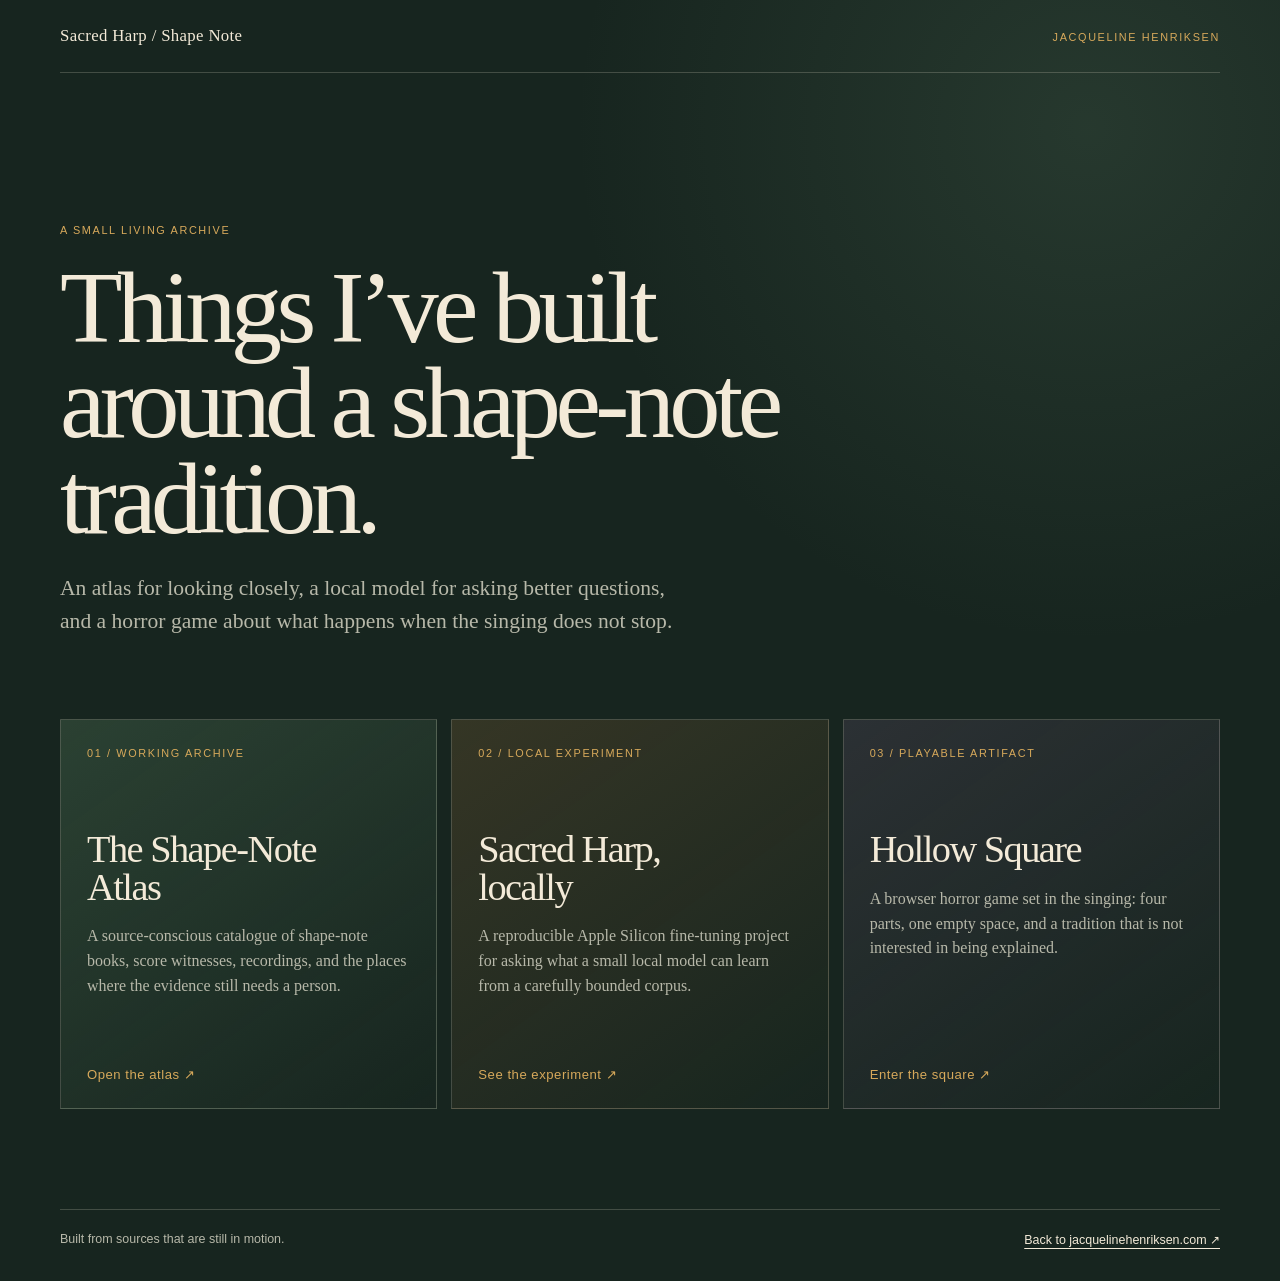
<file: index.html>
<!doctype html>
<html lang="en">
  <head>
    <meta charset="utf-8" />
    <meta name="viewport" content="width=device-width, initial-scale=1" />
    <meta name="theme-color" content="#17251f" />
    <meta name="description" content="Jacqueline Henriksen's Sacred Harp and shape-note work: an atlas, a local AI experiment, and a horror game." />
    <title>Sacred Harp / Shape Note</title>
    <link rel="icon" href="data:," />
    <link rel="stylesheet" href="./styles.css" />
  </head>
  <body>
    <main class="shell">
      <header class="masthead">
        <a class="wordmark" href="./">Sacred Harp / Shape Note</a>
        <span class="eyebrow">Jacqueline Henriksen</span>
      </header>

      <section class="intro" aria-labelledby="page-title">
        <p class="kicker">A small living archive</p>
        <h1 id="page-title">Things I’ve built around a shape-note tradition.</h1>
        <p class="lede">An atlas for looking closely, a local model for asking better questions, and a horror game about what happens when the singing does not stop.</p>
      </section>

      <section class="project-grid" aria-label="Projects">
        <a class="project-card atlas-card" href="./atlas/">
          <span class="card-number">01 / working archive</span>
          <h2>The Shape-Note Atlas</h2>
          <p>A source-conscious catalogue of shape-note books, score witnesses, recordings, and the places where the evidence still needs a person.</p>
          <span class="card-link">Open the atlas <span aria-hidden="true">↗</span></span>
        </a>

        <a class="project-card ai-card" href="./local-ai/">
          <span class="card-number">02 / local experiment</span>
          <h2>Sacred Harp, locally</h2>
          <p>A reproducible Apple Silicon fine-tuning project for asking what a small local model can learn from a carefully bounded corpus.</p>
          <span class="card-link">See the experiment <span aria-hidden="true">↗</span></span>
        </a>

        <a class="project-card game-card" href="./hollow-square/">
          <span class="card-number">03 / playable artifact</span>
          <h2>Hollow Square</h2>
          <p>A browser horror game set in the singing: four parts, one empty space, and a tradition that is not interested in being explained.</p>
          <span class="card-link">Enter the square <span aria-hidden="true">↗</span></span>
        </a>
      </section>

      <footer class="footer">
        <span>Built from sources that are still in motion.</span>
        <a href="https://jacquelinehenriksen.com">Back to jacquelinehenriksen.com <span aria-hidden="true">↗</span></a>
      </footer>
    </main>
  </body>
</html>
</file>
<file: styles.css>
:root {
  color: #f3ead8;
  background: #17251f;
  font-family: Georgia, "Times New Roman", serif;
  font-synthesis: none;
  --pine: #17251f;
  --ink: #f3ead8;
  --muted: #b7b8a9;
  --brass: #d7a95b;
  --line: rgba(243, 234, 216, 0.2);
}

* { box-sizing: border-box; }

body {
  margin: 0;
  min-width: 320px;
  background: radial-gradient(circle at 85% 10%, rgba(93, 126, 100, 0.22), transparent 32rem), var(--pine);
}

a { color: inherit; }

.shell { width: min(1160px, calc(100% - 48px)); margin: 0 auto; }

.masthead {
  display: flex;
  justify-content: space-between;
  align-items: baseline;
  padding: 26px 0;
  border-bottom: 1px solid var(--line);
}

.wordmark { color: var(--ink); font-size: 1.05rem; text-decoration: none; letter-spacing: 0.02em; }
.eyebrow, .kicker, .card-number { color: var(--brass); text-transform: uppercase; letter-spacing: 0.15em; font: 0.68rem/1.4 Arial, sans-serif; }

.intro { max-width: 780px; padding: clamp(80px, 13vw, 150px) 0 80px; }
.kicker { margin: 0 0 22px; }
h1, h2, p { margin-top: 0; }
h1 { max-width: 780px; margin-bottom: 26px; font-size: clamp(3.2rem, 8vw, 7rem); font-weight: 400; line-height: 0.93; letter-spacing: -0.055em; }
.lede { max-width: 620px; margin-bottom: 0; color: var(--muted); font-size: clamp(1.1rem, 2vw, 1.35rem); line-height: 1.55; }

.project-grid { display: grid; grid-template-columns: repeat(3, 1fr); gap: 14px; padding-bottom: 100px; }
.project-card { min-height: 390px; display: flex; flex-direction: column; padding: 26px; border: 1px solid var(--line); text-decoration: none; transition: transform 180ms ease, border-color 180ms ease, background 180ms ease; }
.project-card:hover, .project-card:focus-visible { transform: translateY(-5px); border-color: var(--brass); background: rgba(243, 234, 216, 0.06); outline: none; }
.atlas-card { background: linear-gradient(145deg, rgba(84, 123, 91, 0.32), rgba(23, 37, 31, 0.1)); }
.ai-card { background: linear-gradient(145deg, rgba(173, 119, 60, 0.2), rgba(23, 37, 31, 0.1)); }
.game-card { background: linear-gradient(145deg, rgba(83, 70, 92, 0.34), rgba(23, 37, 31, 0.1)); }
.project-card h2 { max-width: 250px; margin: 70px 0 18px; font-size: clamp(2rem, 3vw, 3rem); font-weight: 400; line-height: 0.98; letter-spacing: -0.04em; }
.project-card p { color: var(--muted); line-height: 1.55; }
.card-link { margin-top: auto; color: var(--brass); font: 0.82rem Arial, sans-serif; letter-spacing: 0.04em; }

.footer { display: flex; justify-content: space-between; gap: 24px; padding: 22px 0 34px; border-top: 1px solid var(--line); color: var(--muted); font: 0.78rem Arial, sans-serif; }
.footer a { color: var(--ink); text-underline-offset: 4px; }

@media (max-width: 760px) {
  .shell { width: min(100% - 32px, 620px); }
  .masthead { display: block; }
  .eyebrow { display: block; margin-top: 8px; }
  .intro { padding: 88px 0 60px; }
  .project-grid { grid-template-columns: 1fr; padding-bottom: 70px; }
  .project-card { min-height: 310px; }
  .project-card h2 { margin-top: 48px; }
  .footer { display: block; }
  .footer a { display: block; margin-top: 12px; }
}
</file>
